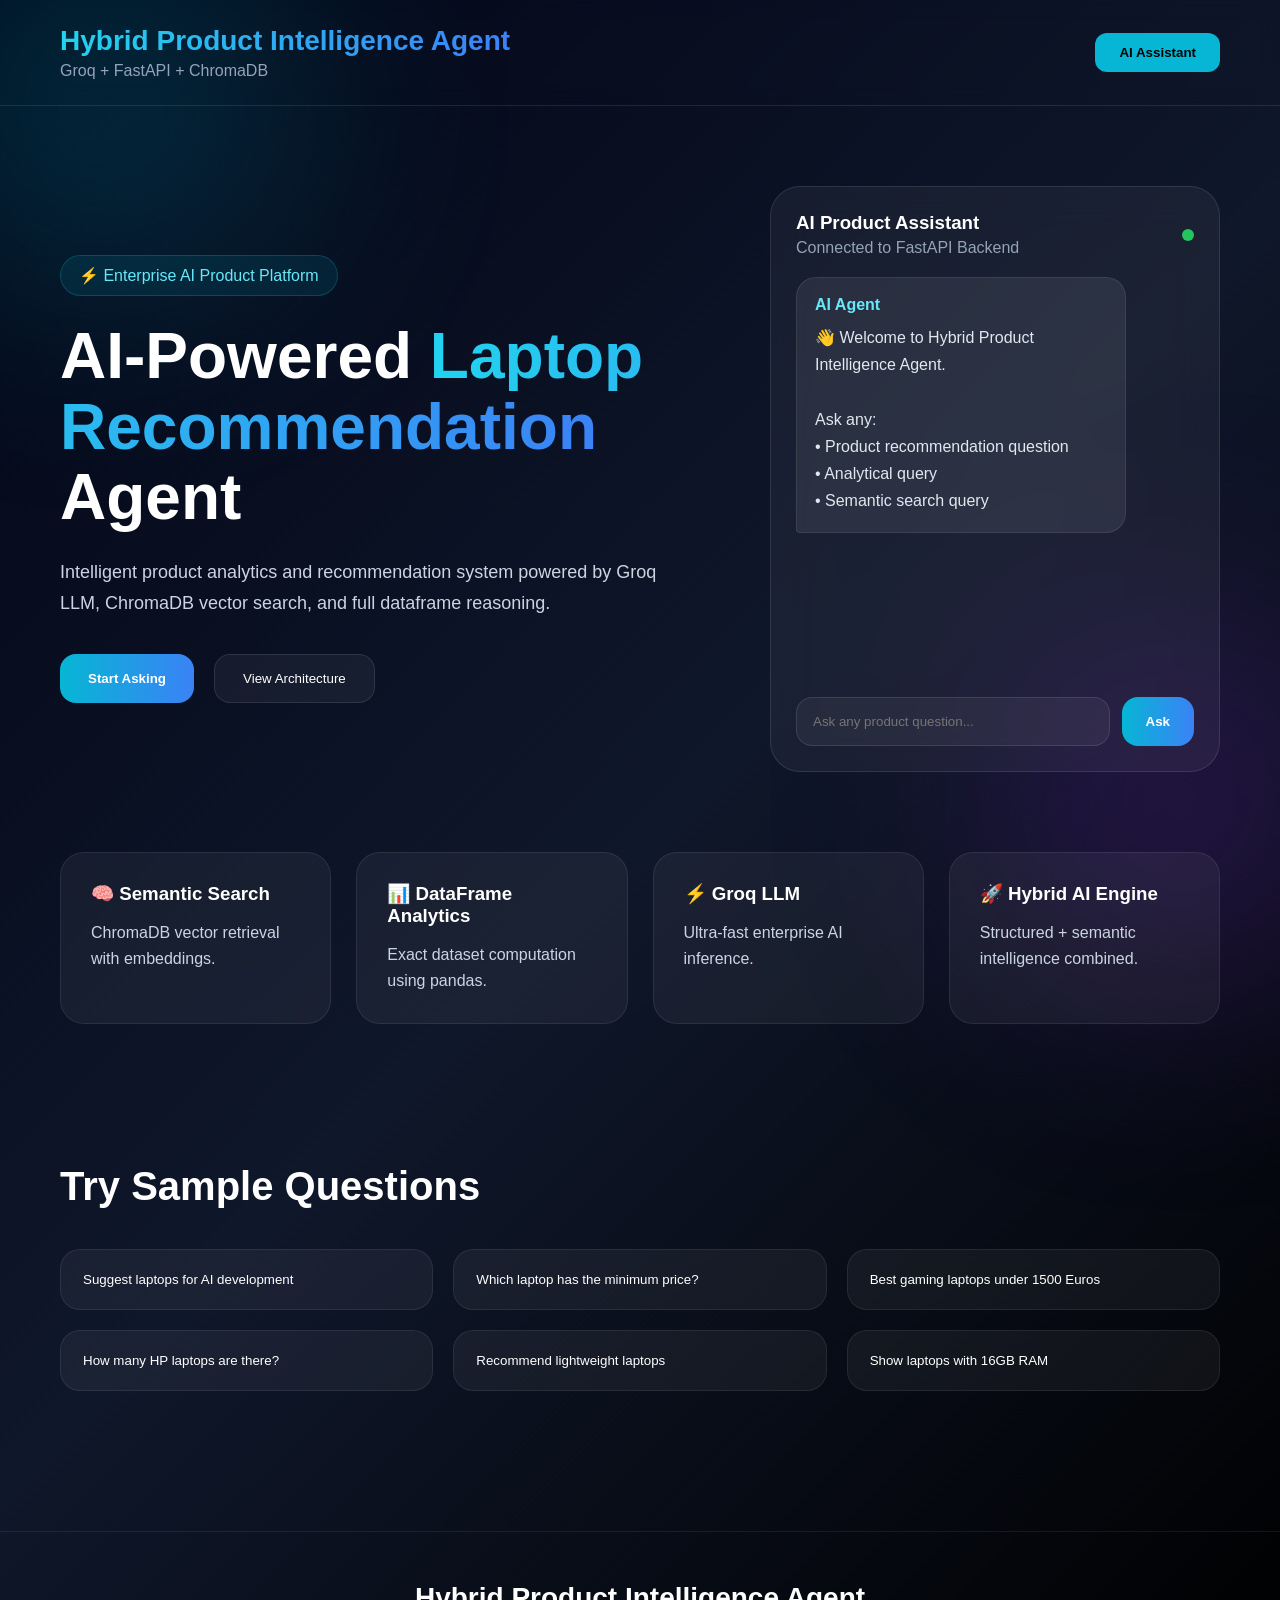
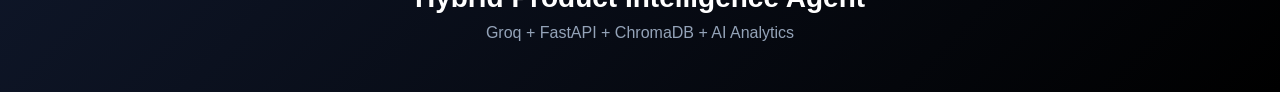
<file: Agents_building/Product Analytics & Recommendation AI Agent/frontend/index.html>
<!-- ===================================== -->
<!-- frontend/index.html -->
<!-- ===================================== -->

<!DOCTYPE html>
<html lang="en">

<head>

    <meta charset="UTF-8" />

    <meta
        name="viewport"
        content="width=device-width, initial-scale=1.0"
    />

    <title>
        Hybrid Product Intelligence Agent
    </title>

    <link
        rel="stylesheet"
        href="style.css"
    />

</head>

<body>

    <!-- Background Effects -->

    <div class="bg-glow glow1"></div>
    <div class="bg-glow glow2"></div>

    <!-- Navbar -->

    <nav class="navbar">

        <div>

            <h1 class="logo">
                Hybrid Product Intelligence Agent
            </h1>

            <p class="subtitle">
                Groq + FastAPI + ChromaDB
            </p>

        </div>

        <button class="nav-btn">
            AI Assistant
        </button>

    </nav>

    <!-- Hero Section -->

    <section class="hero">

        <div class="hero-left">

            <span class="tag">
                ⚡ Enterprise AI Product Platform
            </span>

            <h2>
                AI-Powered
                <span>
                    Laptop Recommendation
                </span>
                Agent
            </h2>

            <p>
                Intelligent product analytics and
                recommendation system powered by
                Groq LLM, ChromaDB vector search,
                and full dataframe reasoning.
            </p>

            <div class="hero-buttons">

                <button class="primary-btn">
                    Start Asking
                </button>

                <button class="secondary-btn">
                    View Architecture
                </button>

            </div>

        </div>

        <!-- Chat Card -->

        <div class="chat-card">

            <div class="chat-header">

                <div>

                    <h3>
                        AI Product Assistant
                    </h3>

                    <p>
                        Connected to FastAPI Backend
                    </p>

                </div>

                <div class="online-dot"></div>

            </div>

            <!-- Chat Area -->

            <div
                class="chat-box"
                id="chat-box"
            >

                <!-- AI Welcome Message -->

                <div class="ai-message">

                    <div class="ai-label">
                        AI Agent
                    </div>

                    <div class="message-content">

                        👋 Welcome to Hybrid Product
                        Intelligence Agent.

                        <br /><br />

                        Ask any:
                        <br />
                        • Product recommendation question
                        <br />
                        • Analytical query
                        <br />
                        • Semantic search query

                    </div>

                </div>

            </div>

            <!-- Input Area -->

            <div class="input-area">

                <input
                    type="text"
                    id="question-input"
                    placeholder="Ask any product question..."
                />

                <button
                    id="ask-btn"
                    onclick="askQuestion()"
                >
                    Ask
                </button>

            </div>

        </div>

    </section>

    <!-- Features -->

    <section class="features">

        <div class="feature-card">

            <h3>
                🧠 Semantic Search
            </h3>

            <p>
                ChromaDB vector retrieval
                with embeddings.
            </p>

        </div>

        <div class="feature-card">

            <h3>
                📊 DataFrame Analytics
            </h3>

            <p>
                Exact dataset computation
                using pandas.
            </p>

        </div>

        <div class="feature-card">

            <h3>
                ⚡ Groq LLM
            </h3>

            <p>
                Ultra-fast enterprise AI
                inference.
            </p>

        </div>

        <div class="feature-card">

            <h3>
                🚀 Hybrid AI Engine
            </h3>

            <p>
                Structured + semantic
                intelligence combined.
            </p>

        </div>

    </section>

    <!-- Sample Questions -->

    <section class="samples">

        <h2>
            Try Sample Questions
        </h2>

        <div class="sample-grid">

            <button onclick="fillQuestion(this)">
                Suggest laptops for AI development
            </button>

            <button onclick="fillQuestion(this)">
                Which laptop has the minimum price?
            </button>

            <button onclick="fillQuestion(this)">
                Best gaming laptops under 1500 Euros
            </button>

            <button onclick="fillQuestion(this)">
                How many HP laptops are there?
            </button>

            <button onclick="fillQuestion(this)">
                Recommend lightweight laptops
            </button>

            <button onclick="fillQuestion(this)">
                Show laptops with 16GB RAM
            </button>

        </div>

    </section>

    <!-- Footer -->

    <footer>

        <h3>
            Hybrid Product Intelligence Agent
        </h3>

        <p>
            Groq + FastAPI + ChromaDB + AI Analytics
        </p>

    </footer>

    <script src="script.js"></script>

</body>

</html>
</file>
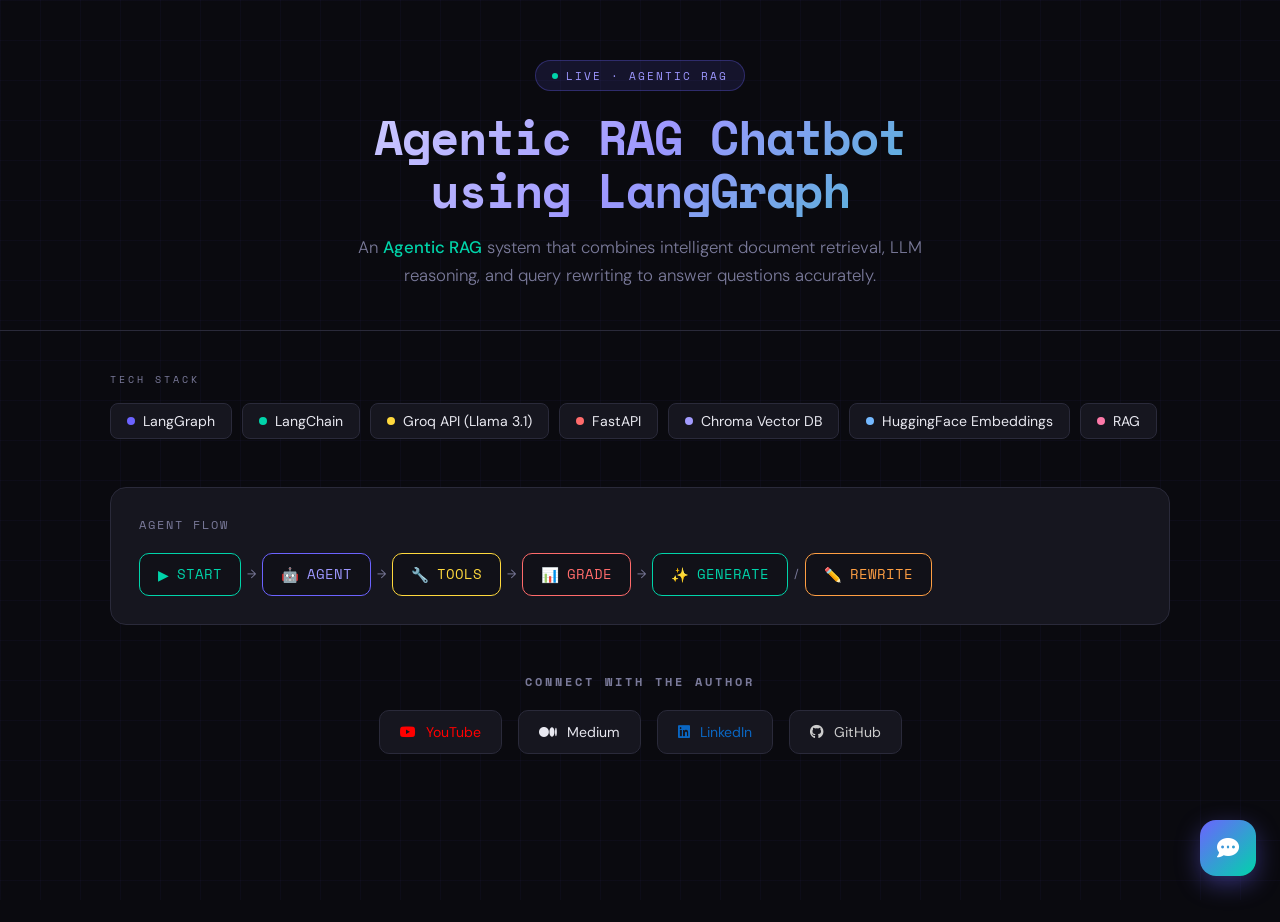
<file: Agents_building/Ai_chatbot_using_fastapi/chatbot_ui_design.html>
<!DOCTYPE html>
<html lang="en">
<head>
  <meta charset="UTF-8" />
  <title>Agentic RAG Chatbot — LangGraph</title>
  <meta name="viewport" content="width=device-width, initial-scale=1.0" />
  <link rel="preconnect" href="https://fonts.googleapis.com">
  <link href="https://fonts.googleapis.com/css2?family=Space+Mono:wght@400;700&family=DM+Sans:wght@300;400;500;600&display=swap" rel="stylesheet">
  <link rel="stylesheet" href="https://cdnjs.cloudflare.com/ajax/libs/font-awesome/6.5.0/css/all.min.css" />
  <style>
    :root {
      --bg: #0a0a0f;
      --surface: #111118;
      --card: #16161f;
      --border: #2a2a3a;
      --accent: #6c63ff;
      --accent2: #00d4aa;
      --accent3: #ff6b6b;
      --text: #e8e8f0;
      --muted: #7a7a9a;
      --user-bubble: #6c63ff;
      --bot-bubble: #1e1e2e;
      --font-mono: 'Space Mono', monospace;
      --font-body: 'DM Sans', sans-serif;
    }
 
    * { margin: 0; padding: 0; box-sizing: border-box; }
 
    body {
      font-family: var(--font-body);
      background: var(--bg);
      color: var(--text);
      min-height: 100vh;
      overflow-x: hidden;
    }
 
    /* Ambient background grid */
    body::before {
      content: '';
      position: fixed;
      inset: 0;
      background-image:
        linear-gradient(rgba(108,99,255,0.04) 1px, transparent 1px),
        linear-gradient(90deg, rgba(108,99,255,0.04) 1px, transparent 1px);
      background-size: 40px 40px;
      pointer-events: none;
      z-index: 0;
    }
 
    /* ── HEADER ── */
    header {
      position: relative;
      z-index: 1;
      padding: 60px 20px 40px;
      text-align: center;
      border-bottom: 1px solid var(--border);
    }
 
    .header-badge {
      display: inline-flex;
      align-items: center;
      gap: 8px;
      background: rgba(108,99,255,0.12);
      border: 1px solid rgba(108,99,255,0.3);
      color: #9d97ff;
      font-family: var(--font-mono);
      font-size: 0.7rem;
      letter-spacing: 2px;
      text-transform: uppercase;
      padding: 6px 16px;
      border-radius: 100px;
      margin-bottom: 20px;
    }
 
    .header-badge::before {
      content: '';
      width: 6px; height: 6px;
      background: var(--accent2);
      border-radius: 50%;
      animation: pulse 2s infinite;
    }
 
    @keyframes pulse {
      0%, 100% { opacity: 1; transform: scale(1); }
      50% { opacity: 0.4; transform: scale(0.8); }
    }
 
    header h1 {
      font-family: var(--font-mono);
      font-size: clamp(1.8rem, 4vw, 3rem);
      font-weight: 700;
      letter-spacing: -1px;
      line-height: 1.1;
      background: linear-gradient(135deg, #fff 0%, #9d97ff 50%, var(--accent2) 100%);
      -webkit-background-clip: text;
      -webkit-text-fill-color: transparent;
      background-clip: text;
      margin-bottom: 16px;
    }
 
    header p {
      font-size: 1.05rem;
      color: var(--muted);
      max-width: 580px;
      margin: 0 auto;
      line-height: 1.7;
      font-weight: 300;
    }
 
    header p strong {
      color: var(--accent2);
      font-weight: 500;
    }
 
    /* ── MAIN LAYOUT ── */
    main {
      position: relative;
      z-index: 1;
      max-width: 1100px;
      margin: 0 auto;
      padding: 40px 20px 120px;
    }
 
    /* ── TECH STACK ── */
    .section-label {
      font-family: var(--font-mono);
      font-size: 0.65rem;
      letter-spacing: 3px;
      text-transform: uppercase;
      color: var(--muted);
      margin-bottom: 16px;
    }
 
    .stack-grid {
      display: flex;
      flex-wrap: wrap;
      gap: 10px;
      margin-bottom: 48px;
    }
 
    .stack-tag {
      display: flex;
      align-items: center;
      gap: 8px;
      background: var(--card);
      border: 1px solid var(--border);
      padding: 8px 16px;
      border-radius: 8px;
      font-size: 0.88rem;
      color: var(--text);
      transition: border-color 0.2s, transform 0.2s;
    }
 
    .stack-tag:hover {
      border-color: var(--accent);
      transform: translateY(-2px);
    }
 
    .stack-tag .dot {
      width: 8px; height: 8px;
      border-radius: 50%;
    }
 
    /* ── FLOW DIAGRAM ── */
    .flow-section {
      background: var(--card);
      border: 1px solid var(--border);
      border-radius: 16px;
      padding: 28px;
      margin-bottom: 48px;
    }
 
    .flow-title {
      font-family: var(--font-mono);
      font-size: 0.75rem;
      letter-spacing: 2px;
      text-transform: uppercase;
      color: var(--muted);
      margin-bottom: 20px;
    }
 
    .flow-nodes {
      display: flex;
      align-items: center;
      gap: 0;
      flex-wrap: wrap;
      gap: 6px;
    }
 
    .flow-node {
      display: flex;
      align-items: center;
      gap: 8px;
      background: var(--surface);
      border: 1px solid var(--border);
      padding: 10px 18px;
      border-radius: 10px;
      font-size: 0.85rem;
      font-family: var(--font-mono);
      transition: all 0.2s;
    }
 
    .flow-node .icon { font-size: 0.9rem; }
    .flow-node.start { border-color: var(--accent2); color: var(--accent2); }
    .flow-node.agent { border-color: var(--accent); color: #9d97ff; }
    .flow-node.tools { border-color: #ffd93d; color: #ffd93d; }
    .flow-node.grade { border-color: var(--accent3); color: var(--accent3); }
    .flow-node.gen { border-color: var(--accent2); color: var(--accent2); }
    .flow-node.rewrite { border-color: #ff9f43; color: #ff9f43; }
 
    .flow-arrow {
      color: var(--muted);
      font-size: 0.75rem;
    }
 
    /* ── CONNECT SECTION ── */
    .connect-section {
      text-align: center;
      margin-bottom: 48px;
    }
 
    .connect-section h3 {
      font-family: var(--font-mono);
      font-size: 0.75rem;
      letter-spacing: 3px;
      text-transform: uppercase;
      color: var(--muted);
      margin-bottom: 20px;
    }
 
    .social-links {
      display: flex;
      justify-content: center;
      gap: 16px;
      flex-wrap: wrap;
    }
 
    .social-link {
      display: flex;
      align-items: center;
      gap: 10px;
      background: var(--card);
      border: 1px solid var(--border);
      color: var(--text);
      text-decoration: none;
      padding: 12px 20px;
      border-radius: 10px;
      font-size: 0.88rem;
      transition: all 0.2s;
    }
 
    .social-link:hover {
      transform: translateY(-3px);
      border-color: currentColor;
    }
 
    .social-link.youtube { color: #FF0000; }
    .social-link.medium { color: #e8e8f0; }
    .social-link.linkedin { color: #0A66C2; }
    .social-link.github { color: #ccc; }
 
    /* ── CHATBOT WIDGET ── */
    #chatWidget {
      position: fixed;
      bottom: 90px;
      right: 24px;
      width: 380px;
      height: 520px;
      display: none;
      flex-direction: column;
      background: var(--surface);
      border: 1px solid var(--border);
      border-radius: 20px;
      box-shadow: 0 24px 80px rgba(0,0,0,0.6), 0 0 0 1px rgba(108,99,255,0.1);
      overflow: hidden;
      z-index: 1000;
      animation: slideUp 0.3s cubic-bezier(0.34, 1.56, 0.64, 1);
    }
 
    @keyframes slideUp {
      from { opacity: 0; transform: translateY(20px) scale(0.95); }
      to { opacity: 1; transform: translateY(0) scale(1); }
    }
 
    .chat-header {
      background: linear-gradient(135deg, #1a1a2e, #16213e);
      border-bottom: 1px solid var(--border);
      padding: 16px 20px;
      display: flex;
      align-items: center;
      justify-content: space-between;
    }
 
    .chat-header-left {
      display: flex;
      align-items: center;
      gap: 12px;
    }
 
    .bot-avatar {
      width: 36px;
      height: 36px;
      background: linear-gradient(135deg, var(--accent), var(--accent2));
      border-radius: 10px;
      display: flex;
      align-items: center;
      justify-content: center;
      font-size: 16px;
    }
 
    .bot-info .name {
      font-weight: 600;
      font-size: 0.92rem;
      color: var(--text);
    }
 
    .bot-info .status {
      font-size: 0.72rem;
      color: var(--accent2);
      display: flex;
      align-items: center;
      gap: 5px;
    }
 
    .status-dot {
      width: 5px;
      height: 5px;
      background: var(--accent2);
      border-radius: 50%;
      animation: pulse 2s infinite;
    }
 
    .close-btn {
      background: none;
      border: none;
      color: var(--muted);
      cursor: pointer;
      font-size: 18px;
      padding: 4px;
      border-radius: 6px;
      transition: color 0.2s, background 0.2s;
    }
 
    .close-btn:hover {
      color: var(--text);
      background: var(--border);
    }
 
    /* ── CHATBOX ── */
    .chatbox {
      list-style: none;
      padding: 16px;
      flex: 1;
      overflow-y: auto;
      display: flex;
      flex-direction: column;
      gap: 12px;
      scroll-behavior: smooth;
    }
 
    .chatbox::-webkit-scrollbar { width: 4px; }
    .chatbox::-webkit-scrollbar-track { background: transparent; }
    .chatbox::-webkit-scrollbar-thumb { background: var(--border); border-radius: 2px; }
 
    .chat { display: flex; flex-direction: column; }
 
    .chat.chat-outgoing { align-items: flex-end; }
    .chat.chat-incoming { align-items: flex-start; }
 
    .chat p {
      max-width: 82%;
      padding: 10px 14px;
      border-radius: 14px;
      font-size: 0.88rem;
      line-height: 1.6;
      word-break: break-word;
    }
 
    .chat.chat-outgoing p {
      background: var(--user-bubble);
      color: #fff;
      border-bottom-right-radius: 4px;
    }
 
    .chat.chat-incoming p {
      background: var(--bot-bubble);
      color: var(--text);
      border: 1px solid var(--border);
      border-bottom-left-radius: 4px;
    }
 
    .chat.chat-incoming p.error {
      border-color: rgba(255,107,107,0.4);
      color: var(--accent3);
      background: rgba(255,107,107,0.08);
    }
 
    /* Thinking animation */
    .thinking-dots {
      display: flex;
      gap: 4px;
      align-items: center;
      padding: 10px 14px;
      background: var(--bot-bubble);
      border: 1px solid var(--border);
      border-radius: 14px;
      border-bottom-left-radius: 4px;
    }
 
    .thinking-dots span {
      width: 6px; height: 6px;
      background: var(--muted);
      border-radius: 50%;
      animation: bounce 1.2s infinite;
    }
    .thinking-dots span:nth-child(2) { animation-delay: 0.2s; }
    .thinking-dots span:nth-child(3) { animation-delay: 0.4s; }
 
    @keyframes bounce {
      0%, 80%, 100% { transform: translateY(0); opacity: 0.4; }
      40% { transform: translateY(-6px); opacity: 1; }
    }
 
    /* ── CHAT INPUT ── */
    .chat-input-area {
      padding: 12px 16px;
      border-top: 1px solid var(--border);
      background: var(--surface);
      display: flex;
      gap: 10px;
      align-items: flex-end;
    }
 
    .chat-input-area textarea {
      flex: 1;
      background: var(--card);
      border: 1px solid var(--border);
      border-radius: 12px;
      padding: 10px 14px;
      color: var(--text);
      font-family: var(--font-body);
      font-size: 0.88rem;
      resize: none;
      outline: none;
      transition: border-color 0.2s;
      line-height: 1.5;
      max-height: 100px;
      overflow-y: auto;
    }
 
    .chat-input-area textarea:focus {
      border-color: var(--accent);
    }
 
    .chat-input-area textarea::placeholder { color: var(--muted); }
 
    .send-btn {
      width: 40px; height: 40px;
      background: var(--accent);
      border: none;
      border-radius: 10px;
      color: white;
      cursor: pointer;
      display: flex;
      align-items: center;
      justify-content: center;
      font-size: 14px;
      transition: background 0.2s, transform 0.1s;
      flex-shrink: 0;
    }
 
    .send-btn:hover { background: #8078ff; }
    .send-btn:active { transform: scale(0.95); }
    .send-btn:disabled { background: var(--border); cursor: not-allowed; }
 
    /* ── OPEN CHAT BUTTON ── */
    #openChatBtn {
      position: fixed;
      bottom: 24px;
      right: 24px;
      width: 56px;
      height: 56px;
      background: linear-gradient(135deg, var(--accent), var(--accent2));
      border: none;
      border-radius: 16px;
      color: white;
      font-size: 22px;
      cursor: pointer;
      box-shadow: 0 8px 24px rgba(108,99,255,0.4);
      transition: transform 0.2s, box-shadow 0.2s;
      z-index: 999;
      display: flex;
      align-items: center;
      justify-content: center;
    }
 
    #openChatBtn:hover {
      transform: translateY(-3px);
      box-shadow: 0 12px 32px rgba(108,99,255,0.5);
    }
 
    /* ── WELCOME MESSAGE ── */
    .welcome-msg {
      text-align: center;
      padding: 20px 10px;
      color: var(--muted);
      font-size: 0.82rem;
      line-height: 1.6;
    }
 
    .welcome-msg .icon {
      font-size: 28px;
      margin-bottom: 8px;
    }
 
    .suggestions {
      display: flex;
      flex-direction: column;
      gap: 6px;
      margin-top: 12px;
    }
 
    .suggestion-btn {
      background: var(--card);
      border: 1px solid var(--border);
      color: var(--text);
      padding: 8px 12px;
      border-radius: 8px;
      font-size: 0.8rem;
      cursor: pointer;
      text-align: left;
      transition: border-color 0.2s, background 0.2s;
      font-family: var(--font-body);
    }
 
    .suggestion-btn:hover {
      border-color: var(--accent);
      background: rgba(108,99,255,0.08);
    }
 
    /* ── RESPONSIVE ── */
    @media (max-width: 480px) {
      #chatWidget { width: calc(100vw - 16px); right: 8px; bottom: 80px; }
    }
  </style>
</head>
<body>
 
  <!-- HEADER -->
  <header>
    <div class="header-badge">Live · Agentic RAG</div>
    <h1>Agentic RAG Chatbot<br>using LangGraph</h1>
    <p>
      An <strong>Agentic RAG</strong> system that combines intelligent document retrieval,
      LLM reasoning, and query rewriting to answer questions accurately.
    </p>
  </header>
 
  <main>
 
    <!-- TECH STACK -->
    <div class="section-label">Tech Stack</div>
    <div class="stack-grid">
      <div class="stack-tag"><span class="dot" style="background:#6c63ff"></span>LangGraph</div>
      <div class="stack-tag"><span class="dot" style="background:#00d4aa"></span>LangChain</div>
      <div class="stack-tag"><span class="dot" style="background:#ffd93d"></span>Groq API (Llama 3.1)</div>
      <div class="stack-tag"><span class="dot" style="background:#ff6b6b"></span>FastAPI</div>
      <div class="stack-tag"><span class="dot" style="background:#a29bfe"></span>Chroma Vector DB</div>
      <div class="stack-tag"><span class="dot" style="background:#74b9ff"></span>HuggingFace Embeddings</div>
      <div class="stack-tag"><span class="dot" style="background:#fd79a8"></span>RAG</div>
    </div>
 
    <!-- AGENT FLOW -->
    <div class="flow-section">
      <div class="flow-title">Agent Flow</div>
      <div class="flow-nodes">
        <div class="flow-node start"><span class="icon">▶</span> START</div>
        <span class="flow-arrow">→</span>
        <div class="flow-node agent"><span class="icon">🤖</span> AGENT</div>
        <span class="flow-arrow">→</span>
        <div class="flow-node tools"><span class="icon">🔧</span> TOOLS</div>
        <span class="flow-arrow">→</span>
        <div class="flow-node grade"><span class="icon">📊</span> GRADE</div>
        <span class="flow-arrow">→</span>
        <div class="flow-node gen"><span class="icon">✨</span> GENERATE</div>
        <span class="flow-arrow">/</span>
        <div class="flow-node rewrite"><span class="icon">✏️</span> REWRITE</div>
      </div>
    </div>
 
    <!-- CONNECT -->
    <div class="connect-section">
      <h3>Connect with the Author</h3>
      <div class="social-links">
        <a class="social-link youtube" href="https://www.youtube.com/@avenkatesh0610" target="_blank">
          <i class="fab fa-youtube"></i> YouTube
        </a>
        <a class="social-link medium" href="https://medium.com/@avenkatesh0610" target="_blank">
          <i class="fab fa-medium"></i> Medium
        </a>
        <a class="social-link linkedin" href="https://www.linkedin.com/in/venkatesh-a-400459191/" target="_blank">
          <i class="fab fa-linkedin"></i> LinkedIn
        </a>
        <a class="social-link github" href="https://github.com/Venkatesh0610" target="_blank">
          <i class="fab fa-github"></i> GitHub
        </a>
      </div>
    </div>
 
  </main>
 
  <!-- CHAT WIDGET -->
  <div id="chatWidget">
    <div class="chat-header">
      <div class="chat-header-left">
        <div class="bot-avatar">🤖</div>
        <div class="bot-info">
          <div class="name">RAG Assistant</div>
          <div class="status"><span class="status-dot"></span>Online · Groq Llama 3.1</div>
        </div>
      </div>
      <button class="close-btn" onclick="closeChat()" title="Close">✕</button>
    </div>
 
    <ul class="chatbox" id="chatbox">
      <li class="welcome-msg">
        <div class="icon">🧠</div>
        <div>Ask me anything about <strong>AI Agents</strong> — theory, applications, or Python implementation.</div>
        <div class="suggestions">
          <button class="suggestion-btn" onclick="sendSuggestion(this)">What are AI agents?</button>
          <button class="suggestion-btn" onclick="sendSuggestion(this)">How are AI agents implemented in Python?</button>
          <button class="suggestion-btn" onclick="sendSuggestion(this)">What are real-world applications of AI agents?</button>
        </div>
      </li>
    </ul>
 
    <div class="chat-input-area">
      <textarea id="chatInput" rows="1" placeholder="Ask about AI agents..."></textarea>
      <button class="send-btn" id="sendBtn" onclick="handleChat()" title="Send">
        <i class="fas fa-paper-plane"></i>
      </button>
    </div>
  </div>
 
  <button id="openChatBtn" onclick="openChat()" title="Open Chat">
    <i class="fas fa-comment-dots"></i>
  </button>
 
  <script>
    const chatInput = document.getElementById('chatInput');
    const sendBtn = document.getElementById('sendBtn');
    const chatbox = document.getElementById('chatbox');
    const chatWidget = document.getElementById('chatWidget');
 
    // Session ID for memory continuity
    const SESSION_ID = 'session_' + Math.random().toString(36).substr(2, 9);
 
    // Auto-resize textarea
    chatInput.addEventListener('input', () => {
      chatInput.style.height = 'auto';
      chatInput.style.height = Math.min(chatInput.scrollHeight, 100) + 'px';
    });
 
    // Send on Enter (Shift+Enter for newline)
    chatInput.addEventListener('keydown', (e) => {
      if (e.key === 'Enter' && !e.shiftKey) {
        e.preventDefault();
        handleChat();
      }
    });
 
    function createChatLi(message, className) {
      const li = document.createElement('li');
      li.classList.add('chat', className);
      li.innerHTML = `<p>${escapeHtml(message)}</p>`;
      return li;
    }
 
    function createThinkingLi() {
      const li = document.createElement('li');
      li.classList.add('chat', 'chat-incoming');
      li.id = 'thinking';
      li.innerHTML = `<div class="thinking-dots"><span></span><span></span><span></span></div>`;
      return li;
    }
 
    function escapeHtml(text) {
      return text
        .replace(/&/g, '&amp;')
        .replace(/</g, '&lt;')
        .replace(/>/g, '&gt;')
        .replace(/\n/g, '<br>');
    }
 
    function scrollToBottom() {
      chatbox.scrollTo({ top: chatbox.scrollHeight, behavior: 'smooth' });
    }
 
    function sendSuggestion(btn) {
      chatInput.value = btn.textContent;
      handleChat();
    }
 
    async function generateResponse(userMessage) {
      // Show thinking indicator
      const thinkingLi = createThinkingLi();
      chatbox.appendChild(thinkingLi);
      scrollToBottom();
      sendBtn.disabled = true;
 
      try {
        const res = await fetch('/chat', {
          method: 'POST',
          headers: { 'Content-Type': 'application/json' },
          body: JSON.stringify({
            message: userMessage,
            session_id: SESSION_ID
          })
        });
 
        const data = await res.json();
 
        // Remove thinking indicator
        document.getElementById('thinking')?.remove();
 
        if (!res.ok) {
          const errLi = document.createElement('li');
          errLi.classList.add('chat', 'chat-incoming');
          errLi.innerHTML = `<p class="error">⚠️ Server error: ${escapeHtml(data.error || 'Unknown error')}</p>`;
          chatbox.appendChild(errLi);
        } else {
          const botLi = createChatLi(data.response, 'chat-incoming');
          chatbox.appendChild(botLi);
        }
 
      } catch (err) {
        document.getElementById('thinking')?.remove();
        const errLi = document.createElement('li');
        errLi.classList.add('chat', 'chat-incoming');
        errLi.innerHTML = `<p class="error">⚠️ Could not reach the server. Make sure it's running at localhost:8000</p>`;
        chatbox.appendChild(errLi);
      } finally {
        sendBtn.disabled = false;
        scrollToBottom();
        chatInput.focus();
      }
    }
 
    function handleChat() {
      const message = chatInput.value.trim();
      if (!message || sendBtn.disabled) return;
 
      // Remove welcome message on first chat
      const welcome = chatbox.querySelector('.welcome-msg');
      if (welcome) welcome.closest('li')?.remove() || welcome.remove();
 
      // Append user message
      chatbox.appendChild(createChatLi(message, 'chat-outgoing'));
      scrollToBottom();
 
      chatInput.value = '';
      chatInput.style.height = 'auto';
 
      generateResponse(message);
    }
 
    function openChat() {
      chatWidget.style.display = 'flex';
      document.getElementById('openChatBtn').style.display = 'none';
      chatInput.focus();
    }
 
    function closeChat() {
      chatWidget.style.display = 'none';
      document.getElementById('openChatBtn').style.display = 'flex';
    }
  </script>
 
</body>
</html>
</file>
<file: Agents_building/Product Analytics & Recommendation AI Agent/frontend/style.css>
/* ===================================== */
/* frontend/style.css */
/* ===================================== */

* {
    margin: 0;
    padding: 0;
    box-sizing: border-box;
}

body {

    font-family: Arial, sans-serif;

    background:
        linear-gradient(
            135deg,
            #020617,
            #0f172a,
            #000000
        );

    color: white;

    min-height: 100vh;

    overflow-x: hidden;
}

/* Background Glow */

.bg-glow {

    position: fixed;

    width: 400px;
    height: 400px;

    border-radius: 50%;

    filter: blur(120px);

    z-index: -1;
}

.glow1 {

    background: #06b6d4;

    top: -100px;
    left: -100px;

    opacity: 0.2;
}

.glow2 {

    background: #9333ea;

    bottom: -100px;
    right: -100px;

    opacity: 0.2;
}

/* Navbar */

.navbar {

    display: flex;

    justify-content: space-between;

    align-items: center;

    padding: 25px 60px;

    border-bottom:
        1px solid rgba(255,255,255,0.1);

    backdrop-filter: blur(10px);
}

.logo {

    font-size: 28px;

    font-weight: bold;

    background:
        linear-gradient(
            to right,
            #22d3ee,
            #3b82f6
        );

        background-clip: text;

    -webkit-background-clip: text;

    background-clip: text;

    -webkit-text-fill-color: transparent;
}

.subtitle {

    color: #94a3b8;

    margin-top: 5px;
}

.nav-btn {

    padding: 12px 24px;

    border: none;

    border-radius: 12px;

    background: #06b6d4;

    color: black;

    font-weight: bold;

    cursor: pointer;

    transition: 0.3s;
}

.nav-btn:hover {

    transform: scale(1.05);
}

/* Hero */

.hero {

    display: flex;

    justify-content: space-between;

    align-items: center;

    gap: 60px;

    padding: 80px 60px;

    flex-wrap: wrap;
}

.hero-left {

    flex: 1;
}

.tag {

    display: inline-block;

    padding: 10px 18px;

    background:
        rgba(6,182,212,0.1);

    border:
        1px solid rgba(34,211,238,0.2);

    border-radius: 999px;

    color: #67e8f9;

    margin-bottom: 25px;
}

.hero-left h2 {

    font-size: 64px;

    line-height: 1.1;

    margin-bottom: 25px;
}

.hero-left h2 span {

    background:
        linear-gradient(
            to right,
            #22d3ee,
            #3b82f6
        );

    background-clip: text;

    -webkit-background-clip: text;

    -webkit-text-fill-color: transparent;
}

.hero-left p {

    color: #cbd5e1;

    font-size: 18px;

    line-height: 1.7;

    max-width: 600px;

    margin-bottom: 35px;
}

.hero-buttons {

    display: flex;

    gap: 20px;

    flex-wrap: wrap;
}

.primary-btn {

    padding: 16px 28px;

    border: none;

    border-radius: 16px;

    background:
        linear-gradient(
            to right,
            #06b6d4,
            #3b82f6
        );

    color: white;

    font-weight: bold;

    cursor: pointer;
}

.secondary-btn {

    padding: 16px 28px;

    border-radius: 16px;

    border:
        1px solid rgba(255,255,255,0.1);

    background:
        rgba(255,255,255,0.05);

    color: white;

    cursor: pointer;
}

/* Chat Card */

.chat-card {

    width: 450px;

    background:
        rgba(255,255,255,0.05);

    border:
        1px solid rgba(255,255,255,0.1);

    backdrop-filter: blur(20px);

    border-radius: 30px;

    padding: 25px;
}

.chat-header {

    display: flex;

    justify-content: space-between;

    align-items: center;

    margin-bottom: 20px;
}

.chat-header p {

    color: #94a3b8;

    margin-top: 5px;
}

.online-dot {

    width: 12px;
    height: 12px;

    background: #22c55e;

    border-radius: 50%;
}

.chat-box {

    height: 400px;

    overflow-y: auto;

    display: flex;

    flex-direction: column;

    gap: 20px;

    padding-right: 10px;
}

/* Messages */

.user-message {

    align-self: flex-end;

    background:
        linear-gradient(
            to right,
            #06b6d4,
            #3b82f6
        );

    color: white;

    padding: 15px 18px;

    border-radius: 20px 20px 4px 20px;

    max-width: 80%;
}

.ai-message {

    align-self: flex-start;

    background:
        rgba(255,255,255,0.08);

    border:
        1px solid rgba(255,255,255,0.08);

    padding: 18px;

    border-radius: 20px 20px 20px 4px;

    max-width: 85%;
}

.ai-label {

    color: #67e8f9;

    font-weight: bold;

    margin-bottom: 10px;
}

.message-content {

    color: #e2e8f0;

    line-height: 1.7;
}

/* Input */

.input-area {

    display: flex;

    gap: 12px;

    margin-top: 20px;
}

.input-area input {

    flex: 1;

    padding: 16px;

    border-radius: 16px;

    border:
        1px solid rgba(255,255,255,0.1);

    background:
        rgba(255,255,255,0.05);

    color: white;

    outline: none;
}

.input-area button {

    padding: 0 24px;

    border: none;

    border-radius: 16px;

    background:
        linear-gradient(
            to right,
            #06b6d4,
            #3b82f6
        );

    color: white;

    font-weight: bold;

    cursor: pointer;
}

/* Features */

.features {

    display: grid;

    grid-template-columns:
        repeat(auto-fit, minmax(250px, 1fr));

    gap: 25px;

    padding: 0 60px 80px;
}

.feature-card {

    background:
        rgba(255,255,255,0.05);

    border:
        1px solid rgba(255,255,255,0.08);

    border-radius: 24px;

    padding: 30px;
}

.feature-card h3 {

    margin-bottom: 15px;
}

.feature-card p {

    color: #cbd5e1;

    line-height: 1.6;
}

/* Samples */

.samples {

    padding: 60px;
}

.samples h2 {

    font-size: 40px;

    margin-bottom: 40px;
}

.sample-grid {

    display: grid;

    grid-template-columns:
        repeat(auto-fit, minmax(280px, 1fr));

    gap: 20px;
}

.sample-grid button {

    text-align: left;

    padding: 22px;

    border-radius: 20px;

    border:
        1px solid rgba(255,255,255,0.08);

    background:
        rgba(255,255,255,0.05);

    color: white;

    cursor: pointer;

    transition: 0.3s;
}

.sample-grid button:hover {

    background:
        rgba(6,182,212,0.1);

    border:
        1px solid rgba(34,211,238,0.3);
}

/* Footer */

footer {

    text-align: center;

    padding: 50px;

    border-top:
        1px solid rgba(255,255,255,0.08);

    margin-top: 80px;
}

footer h3 {

    font-size: 28px;

    margin-bottom: 10px;
}

footer p {

    color: #94a3b8;
}

/* Responsive */

@media(max-width: 900px) {

    .hero {

        flex-direction: column;
    }

    .hero-left h2 {

        font-size: 48px;
    }

    .chat-card {

        width: 100%;
    }

    .navbar {

        padding: 25px;
    }

    .hero,
    .features,
    .samples {

        padding-left: 25px;
        padding-right: 25px;
    }
}
</file>
